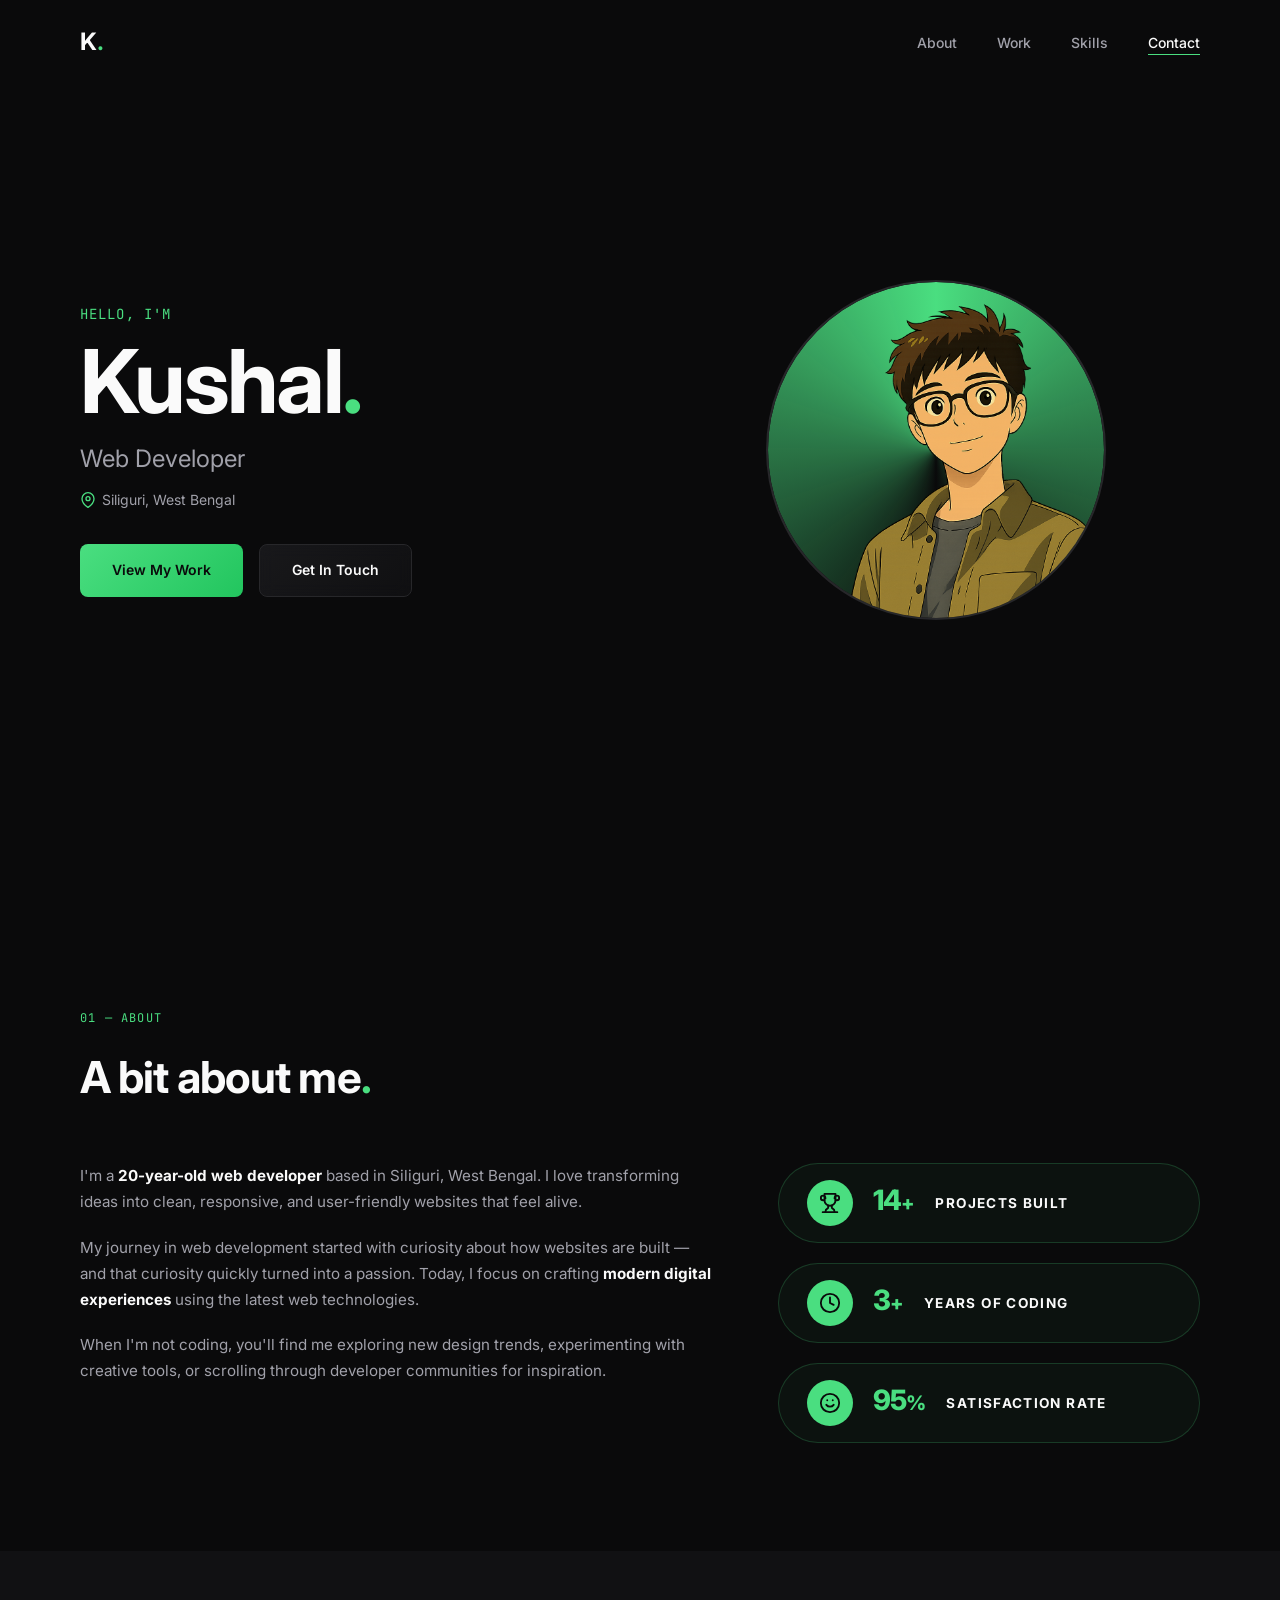
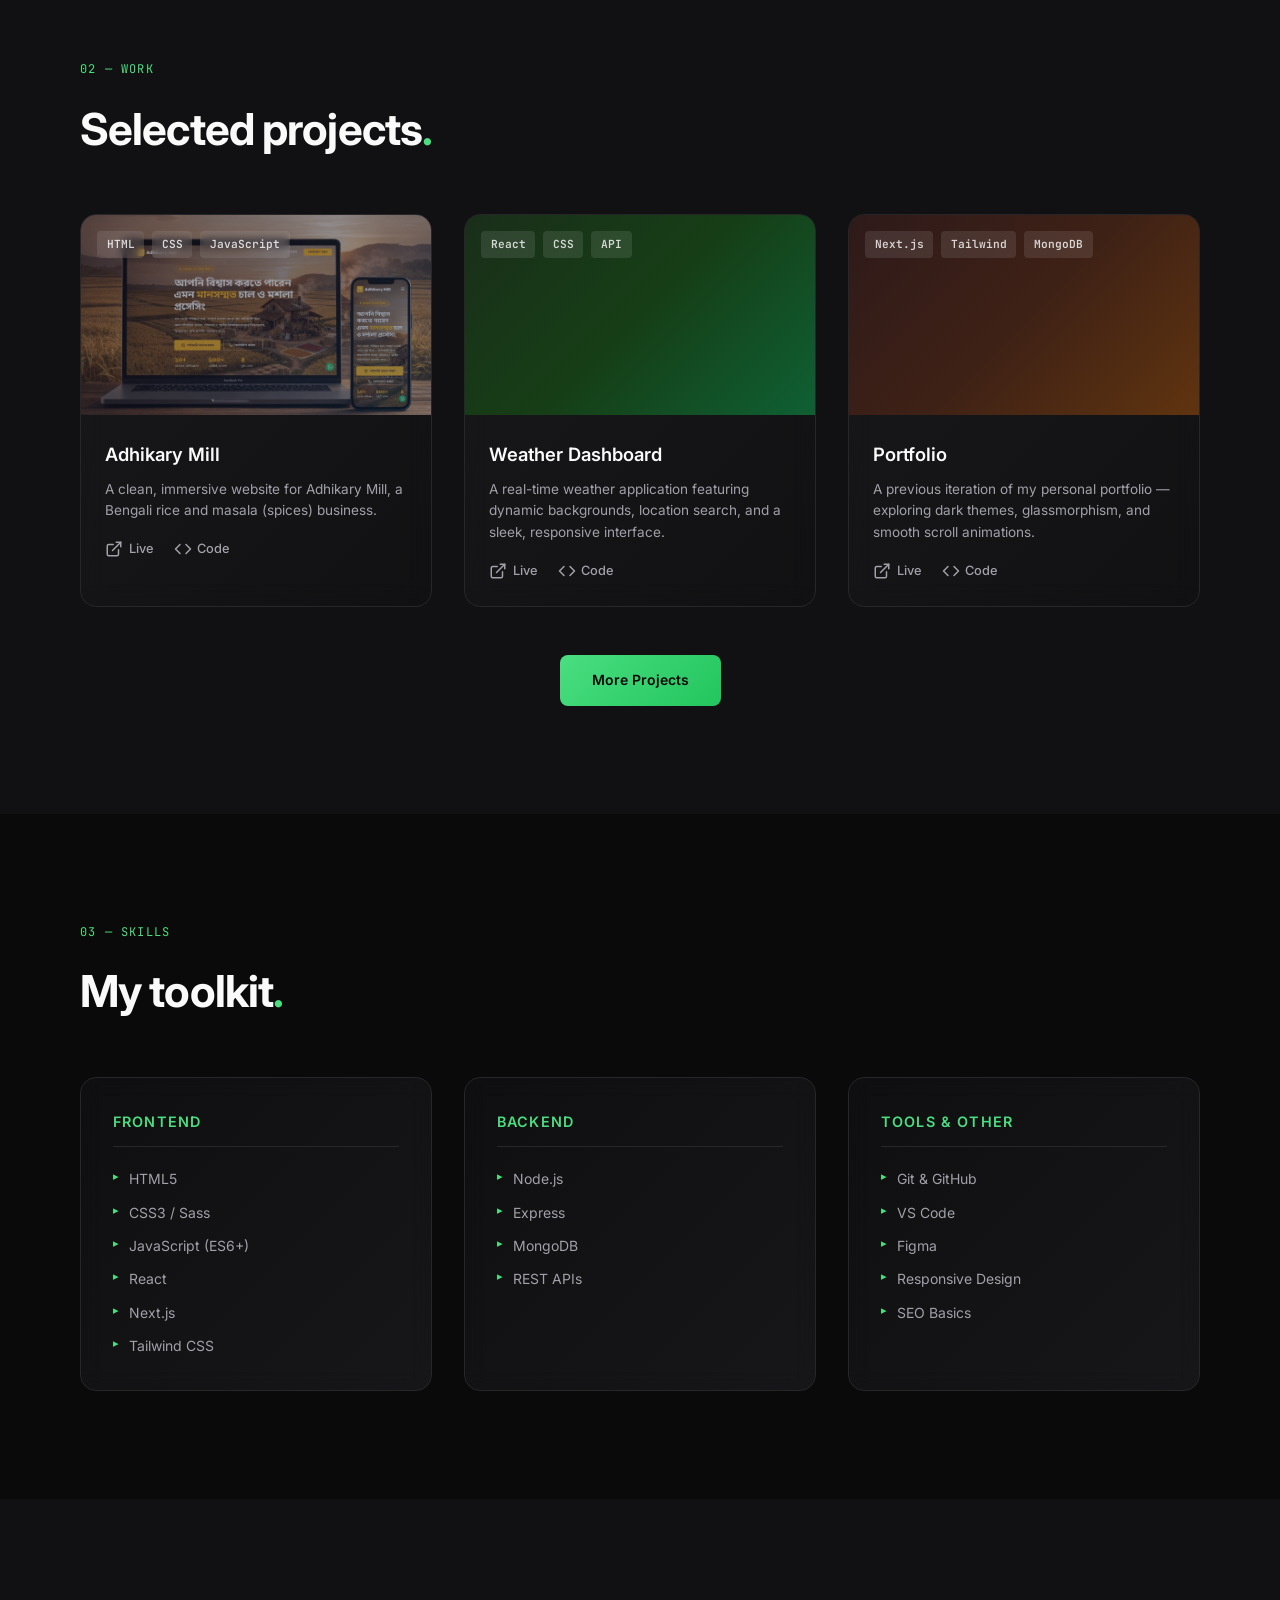
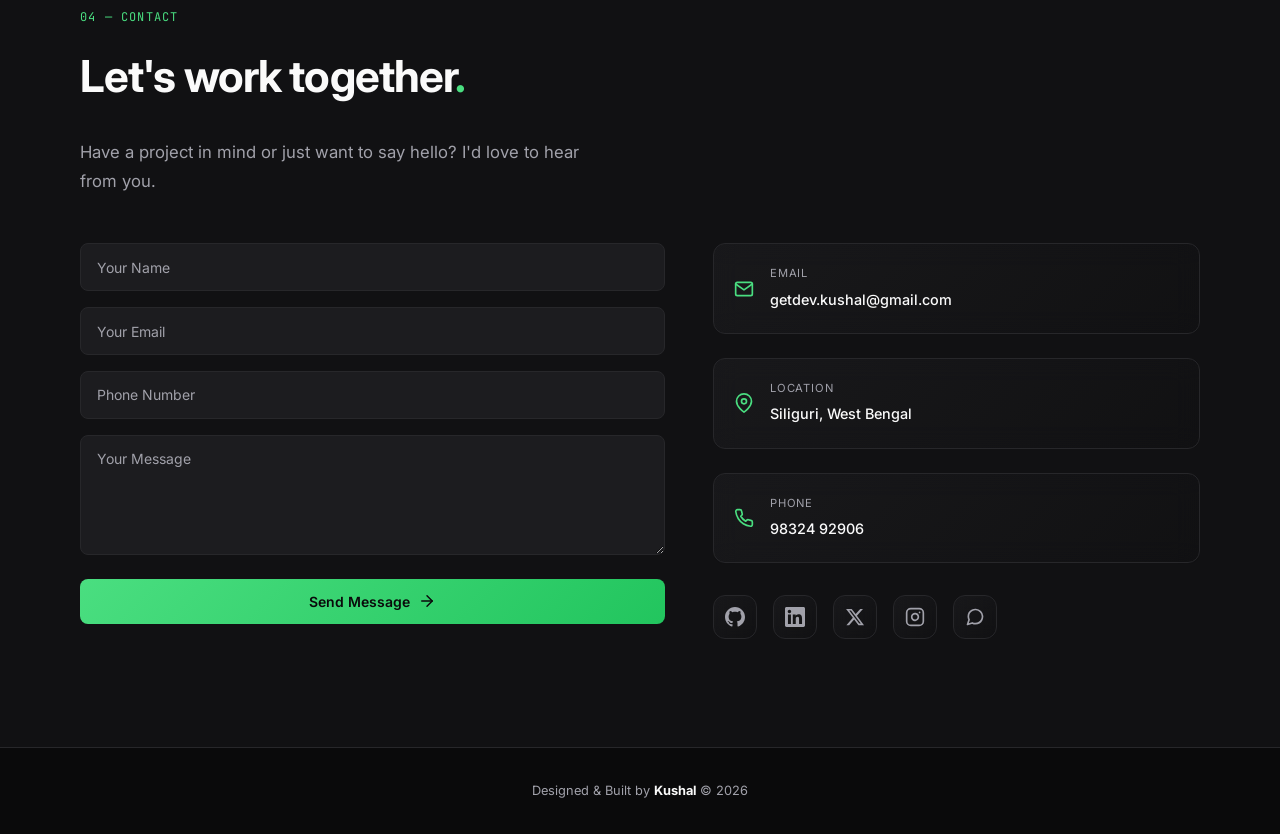
<file: index.html>
<!DOCTYPE html>
<html lang="en">
<head>
  <meta charset="UTF-8" />
  <meta name="viewport" content="width=device-width, initial-scale=1.0" />
  <title>Kushal — Web Developer</title>
  <meta name="description" content="Portfolio of Kushal, a 20-year-old web developer from Siliguri, West Bengal, crafting clean and modern web experiences." />
  <link rel="preconnect" href="https://fonts.googleapis.com" />
  <link rel="preconnect" href="https://fonts.gstatic.com" crossorigin />
  <link href="https://fonts.googleapis.com/css2?family=Inter:wght@300;400;500;600;700&family=JetBrains+Mono:wght@400;500&display=swap" rel="stylesheet" />
  <link rel="stylesheet" href="style.css" />
</head>
<body>

  <!-- Loader -->
  <div class="loader" id="loader">
    <div class="loader__content">
      <div class="loader__logo">K<span class="accent">.</span></div>
      <div class="loader__bar">
        <div class="loader__progress"></div>
      </div>
    </div>
  </div>

  <!-- Cursor Glow -->
  <div class="cursor-glow" id="cursorGlow"></div>

  <!-- Navigation -->
  <nav class="nav" id="nav">
    <div class="nav__inner">
      <a href="#" class="nav__logo">K<span class="accent">.</span></a>
      <ul class="nav__links">
        <li><a href="#about" class="nav__link">About</a></li>
        <li><a href="work.html" class="nav__link">Work</a></li>
        <li><a href="#skills" class="nav__link">Skills</a></li>
        <li><a href="#contact" class="nav__link">Contact</a></li>
      </ul>
      <button class="nav__toggle" id="navToggle" aria-label="Toggle menu">
        <span></span><span></span><span></span>
      </button>
    </div>
  </nav>

  <!-- Mobile Menu -->
  <div class="mobile-menu" id="mobileMenu">
    <ul class="mobile-menu__links">
      <li><a href="#about" class="mobile-menu__link">About</a></li>
      <li><a href="work.html" class="mobile-menu__link">Work</a></li>
      <li><a href="#skills" class="mobile-menu__link">Skills</a></li>
      <li><a href="#contact" class="mobile-menu__link">Contact</a></li>
    </ul>
  </div>

  <!-- Hero -->
  <header class="hero" id="hero">
    <div class="hero__container">
      <div class="hero__content">
        <p class="hero__greeting reveal">Hello, I'm</p>
        <h1 class="hero__name reveal">Kushal<span class="accent">.</span></h1>
        <p class="hero__title reveal">Web Developer</p>
        <p class="hero__location reveal">
          <svg width="16" height="16" viewBox="0 0 24 24" fill="none" stroke="currentColor" stroke-width="2" stroke-linecap="round" stroke-linejoin="round"><path d="M21 10c0 7-9 13-9 13s-9-6-9-13a9 9 0 0 1 18 0z"/><circle cx="12" cy="10" r="3"/></svg>
          Siliguri, West Bengal
        </p>
        <div class="hero__cta reveal">
          <a href="#work" class="btn btn--primary">View My Work</a>
          <a href="#contact" class="btn btn--ghost">Get In Touch</a>
        </div>
      </div>
      <div class="hero__visual reveal">
        <div class="hero__image-wrapper">
          <img src="assets/file_0000000045e871fa8ce2b59d97a5438d.png" alt="Profile Picture" class="hero__image" />
        </div>
      </div>
    </div>
  </header>

  <!-- About -->
  <section class="section about" id="about">
    <div class="container">
      <span class="section__label reveal">01 — About</span>
      <h2 class="section__title reveal">A bit about me<span class="accent">.</span></h2>
      <div class="about__grid">
        <div class="about__text reveal">
          <p>I'm a <strong>20-year-old web developer</strong> based in Siliguri, West Bengal. I love transforming ideas into clean, responsive, and user-friendly websites that feel alive.</p>
          <p>My journey in web development started with curiosity about how websites are built — and that curiosity quickly turned into a passion. Today, I focus on crafting <strong>modern digital experiences</strong> using the latest web technologies.</p>
          <p>When I'm not coding, you'll find me exploring new design trends, experimenting with creative tools, or scrolling through developer communities for inspiration.</p>
        </div>
        <div class="about__stats reveal">
          <div class="stat-pill">
            <div class="stat-pill__icon">
              <svg width="22" height="22" viewBox="0 0 24 24" fill="none" stroke="currentColor" stroke-width="2" stroke-linecap="round" stroke-linejoin="round"><path d="M6 9H4.5a2.5 2.5 0 0 1 0-5C7 4 7 7 7 7"/><path d="M18 9h1.5a2.5 2.5 0 0 0 0-5C17 4 17 7 17 7"/><path d="M4 22h16"/><path d="M10 14.66V17c0 .55-.47.98-.97 1.21C7.85 18.75 7 20.24 7 22"/><path d="M14 14.66V17c0 .55.47.98.97 1.21C16.15 18.75 17 20.24 17 22"/><path d="M18 2H6v7a6 6 0 0 0 12 0V2Z"/></svg>
            </div>
            <span class="stat-pill__value"><span class="stat-pill__number" data-count="15">0</span><span class="stat-pill__suffix">+</span></span>
            <span class="stat-pill__label">Projects Built</span>
          </div>
          <div class="stat-pill">
            <div class="stat-pill__icon">
              <svg width="22" height="22" viewBox="0 0 24 24" fill="none" stroke="currentColor" stroke-width="2" stroke-linecap="round" stroke-linejoin="round"><circle cx="12" cy="12" r="10"/><polyline points="12 6 12 12 16 14"/></svg>
            </div>
            <span class="stat-pill__value"><span class="stat-pill__number" data-count="3">0</span><span class="stat-pill__suffix">+</span></span>
            <span class="stat-pill__label">Years of Coding</span>
          </div>
          <div class="stat-pill">
            <div class="stat-pill__icon">
              <svg width="22" height="22" viewBox="0 0 24 24" fill="none" stroke="currentColor" stroke-width="2" stroke-linecap="round" stroke-linejoin="round"><circle cx="12" cy="12" r="10"/><path d="M8 14s1.5 2 4 2 4-2 4-2"/><line x1="9" y1="9" x2="9.01" y2="9"/><line x1="15" y1="9" x2="15.01" y2="9"/></svg>
            </div>
            <span class="stat-pill__value"><span class="stat-pill__number" data-count="100">0</span><span class="stat-pill__suffix">%</span></span>
            <span class="stat-pill__label">Satisfaction Rate</span>
          </div>
        </div>
      </div>
    </div>
  </section>

  <!-- Work -->
  <section class="section work" id="work">
    <div class="container">
      <span class="section__label reveal">02 — Work</span>
      <h2 class="section__title reveal">Selected projects<span class="accent">.</span></h2>
      <div class="work__grid">

        <article class="project-card reveal">
          <div class="project-card__preview">
            <img src="assets/1c08213e-c9eb-4d2f-8ef1-de003ae4e361.png" alt="Adhikary Mill Project Preview" class="project-card__image" />
            <div class="project-card__tags">
              <span class="tag">HTML</span>
              <span class="tag">CSS</span>
              <span class="tag">JavaScript</span>
            </div>
          </div>
          <div class="project-card__info">
            <h3 class="project-card__title">Adhikary Mill</h3>
            <p class="project-card__desc">A clean, immersive website for Adhikary Mill, a Bengali rice and masala (spices) business.</p>
            <div class="project-card__links">
              <a href="https://adhikary-mill.vercel.app/" target="_blank" rel="noopener noreferrer" class="project-link" aria-label="View project">
                <svg width="18" height="18" viewBox="0 0 24 24" fill="none" stroke="currentColor" stroke-width="2" stroke-linecap="round" stroke-linejoin="round"><path d="M18 13v6a2 2 0 0 1-2 2H5a2 2 0 0 1-2-2V8a2 2 0 0 1 2-2h6"/><polyline points="15 3 21 3 21 9"/><line x1="10" y1="14" x2="21" y2="3"/></svg>
                Live
              </a>
              <a href="https://github.com/Kushal20057/adhikary-mill-v02" target="_blank" rel="noopener noreferrer" class="project-link" aria-label="View code">
                <svg width="18" height="18" viewBox="0 0 24 24" fill="none" stroke="currentColor" stroke-width="2" stroke-linecap="round" stroke-linejoin="round"><polyline points="16 18 22 12 16 6"/><polyline points="8 6 2 12 8 18"/></svg>
                Code
              </a>
            </div>
          </div>
        </article>

        <article class="project-card reveal">
          <div class="project-card__preview project-card__preview--alt">
            <div class="project-card__tags">
              <span class="tag">React</span>
              <span class="tag">CSS</span>
              <span class="tag">API</span>
            </div>
          </div>
          <div class="project-card__info">
            <h3 class="project-card__title">Weather Dashboard</h3>
            <p class="project-card__desc">A real-time weather application featuring dynamic backgrounds, location search, and a sleek, responsive interface.</p>
            <div class="project-card__links">
              <a href="https://get-weather-by-kushal.vercel.app/" target="_blank" rel="noopener noreferrer" class="project-link" aria-label="View project">
                <svg width="18" height="18" viewBox="0 0 24 24" fill="none" stroke="currentColor" stroke-width="2" stroke-linecap="round" stroke-linejoin="round"><path d="M18 13v6a2 2 0 0 1-2 2H5a2 2 0 0 1-2-2V8a2 2 0 0 1 2-2h6"/><polyline points="15 3 21 3 21 9"/><line x1="10" y1="14" x2="21" y2="3"/></svg>
                Live
              </a>
              <a href="https://github.com/Kushal20057/Get-weather" target="_blank" rel="noopener noreferrer" class="project-link" aria-label="View code">
                <svg width="18" height="18" viewBox="0 0 24 24" fill="none" stroke="currentColor" stroke-width="2" stroke-linecap="round" stroke-linejoin="round"><polyline points="16 18 22 12 16 6"/><polyline points="8 6 2 12 8 18"/></svg>
                Code
              </a>
            </div>
          </div>
        </article>

        <article class="project-card reveal">
          <div class="project-card__preview project-card__preview--accent">
            <div class="project-card__tags">
              <span class="tag">Next.js</span>
              <span class="tag">Tailwind</span>
              <span class="tag">MongoDB</span>
            </div>
          </div>
          <div class="project-card__info">
            <h3 class="project-card__title">Portfolio</h3>
            <p class="project-card__desc">A previous iteration of my personal portfolio — exploring dark themes, glassmorphism, and smooth scroll animations.</p>
            <div class="project-card__links">
              <a href="#" class="project-link" aria-label="View project">
                <svg width="18" height="18" viewBox="0 0 24 24" fill="none" stroke="currentColor" stroke-width="2" stroke-linecap="round" stroke-linejoin="round"><path d="M18 13v6a2 2 0 0 1-2 2H5a2 2 0 0 1-2-2V8a2 2 0 0 1 2-2h6"/><polyline points="15 3 21 3 21 9"/><line x1="10" y1="14" x2="21" y2="3"/></svg>
                Live
              </a>
              <a href="#" class="project-link" aria-label="View code">
                <svg width="18" height="18" viewBox="0 0 24 24" fill="none" stroke="currentColor" stroke-width="2" stroke-linecap="round" stroke-linejoin="round"><polyline points="16 18 22 12 16 6"/><polyline points="8 6 2 12 8 18"/></svg>
                Code
              </a>
            </div>
          </div>
        </article>

      </div>
      <div class="work__cta reveal">
        <a href="work.html" class="btn btn--primary">More Projects</a>
      </div>
    </div>
  </section>

  <!-- Skills -->
  <section class="section skills" id="skills">
    <div class="container">
      <span class="section__label reveal">03 — Skills</span>
      <h2 class="section__title reveal">My toolkit<span class="accent">.</span></h2>
      <div class="skills__grid reveal">

        <div class="skill-group">
          <h3 class="skill-group__title">Frontend</h3>
          <ul class="skill-group__list">
            <li class="skill-item">HTML5</li>
            <li class="skill-item">CSS3 / Sass</li>
            <li class="skill-item">JavaScript (ES6+)</li>
            <li class="skill-item">React</li>
            <li class="skill-item">Next.js</li>
            <li class="skill-item">Tailwind CSS</li>
          </ul>
        </div>

        <div class="skill-group">
          <h3 class="skill-group__title">Backend</h3>
          <ul class="skill-group__list">
            <li class="skill-item">Node.js</li>
            <li class="skill-item">Express</li>
            <li class="skill-item">MongoDB</li>
            <li class="skill-item">REST APIs</li>
          </ul>
        </div>

        <div class="skill-group">
          <h3 class="skill-group__title">Tools & Other</h3>
          <ul class="skill-group__list">
            <li class="skill-item">Git & GitHub</li>
            <li class="skill-item">VS Code</li>
            <li class="skill-item">Figma</li>
            <li class="skill-item">Responsive Design</li>
            <li class="skill-item">SEO Basics</li>
          </ul>
        </div>

      </div>
    </div>
  </section>

  <!-- Contact -->
  <section class="section contact" id="contact">
    <div class="container">
      <span class="section__label reveal">04 — Contact</span>
      <h2 class="section__title reveal">Let's work together<span class="accent">.</span></h2>
      <p class="contact__subtitle reveal">Have a project in mind or just want to say hello? I'd love to hear from you.</p>
      <div class="contact__grid">
        <form class="contact__form reveal" id="contactForm">
          <div class="form-group">
            <input type="text" id="name" name="name" placeholder="Your Name" required />
          </div>
          <div class="form-group">
            <input type="email" id="email" name="email" placeholder="Your Email" required />
          </div>
          <div class="form-group">
            <input type="tel" id="phone" name="phone" placeholder="Phone Number" />
          </div>
          <div class="form-group">
            <textarea id="message" name="message" placeholder="Your Message" rows="5" required></textarea>
          </div>
          <button type="submit" class="btn btn--primary btn--full">
            Send Message
            <svg width="18" height="18" viewBox="0 0 24 24" fill="none" stroke="currentColor" stroke-width="2" stroke-linecap="round" stroke-linejoin="round"><line x1="5" y1="12" x2="19" y2="12"/><polyline points="12 5 19 12 12 19"/></svg>
          </button>
        </form>
        <div class="contact__info reveal">
          <div class="contact__card">
            <svg width="20" height="20" viewBox="0 0 24 24" fill="none" stroke="currentColor" stroke-width="2" stroke-linecap="round" stroke-linejoin="round"><path d="M4 4h16c1.1 0 2 .9 2 2v12c0 1.1-.9 2-2 2H4c-1.1 0-2-.9-2-2V6c0-1.1.9-2 2-2z"/><polyline points="22,6 12,13 2,6"/></svg>
            <div>
              <span class="contact__card-label">Email</span>
              <a href="mailto:getdev.kushal@gmail.com" class="contact__card-value">getdev.kushal@gmail.com</a>
            </div>
          </div>
          <div class="contact__card">
            <svg width="20" height="20" viewBox="0 0 24 24" fill="none" stroke="currentColor" stroke-width="2" stroke-linecap="round" stroke-linejoin="round"><path d="M21 10c0 7-9 13-9 13s-9-6-9-13a9 9 0 0 1 18 0z"/><circle cx="12" cy="10" r="3"/></svg>
            <div>
              <span class="contact__card-label">Location</span>
              <span class="contact__card-value">Siliguri, West Bengal</span>
            </div>
          </div>
          <div class="contact__card">
            <svg width="20" height="20" viewBox="0 0 24 24" fill="none" stroke="currentColor" stroke-width="2" stroke-linecap="round" stroke-linejoin="round"><path d="M22 16.92v3a2 2 0 0 1-2.18 2 19.79 19.79 0 0 1-8.63-3.07 19.5 19.5 0 0 1-6-6 19.79 19.79 0 0 1-3.07-8.67A2 2 0 0 1 4.11 2h3a2 2 0 0 1 2 1.72 12.84 12.84 0 0 0 .7 2.81 2 2 0 0 1-.45 2.11L8.09 9.91a16 16 0 0 0 6 6l1.27-1.27a2 2 0 0 1 2.11-.45 12.84 12.84 0 0 0 2.81.7A2 2 0 0 1 22 16.92z"/></svg>
            <div>
              <span class="contact__card-label">Phone</span>
              <a href="tel:+919832492906" class="contact__card-value">98324 92906</a>
            </div>
          </div>
          <div class="contact__socials">
            <a href="https://github.com/Kushal20057/" class="social-link" aria-label="GitHub" target="_blank" rel="noopener noreferrer">
              <svg width="20" height="20" viewBox="0 0 24 24" fill="currentColor"><path d="M12 0c-6.626 0-12 5.373-12 12 0 5.302 3.438 9.8 8.207 11.387.599.111.793-.261.793-.577v-2.234c-3.338.726-4.033-1.416-4.033-1.416-.546-1.387-1.333-1.756-1.333-1.756-1.089-.745.083-.729.083-.729 1.205.084 1.839 1.237 1.839 1.237 1.07 1.834 2.807 1.304 3.492.997.107-.775.418-1.305.762-1.604-2.665-.305-5.467-1.334-5.467-5.931 0-1.311.469-2.381 1.236-3.221-.124-.303-.535-1.524.117-3.176 0 0 1.008-.322 3.301 1.23.957-.266 1.983-.399 3.003-.404 1.02.005 2.047.138 3.006.404 2.291-1.552 3.297-1.23 3.297-1.23.653 1.653.242 2.874.118 3.176.77.84 1.235 1.911 1.235 3.221 0 4.609-2.807 5.624-5.479 5.921.43.372.823 1.102.823 2.222v3.293c0 .319.192.694.801.576 4.765-1.589 8.199-6.086 8.199-11.386 0-6.627-5.373-12-12-12z"/></svg>
            </a>
            <a href="https://www.linkedin.com/in/kushal-adhikary-7b4a08381/" class="social-link" aria-label="LinkedIn" target="_blank" rel="noopener noreferrer">
              <svg width="20" height="20" viewBox="0 0 24 24" fill="currentColor"><path d="M20.447 20.452h-3.554v-5.569c0-1.328-.027-3.037-1.852-3.037-1.853 0-2.136 1.445-2.136 2.939v5.667H9.351V9h3.414v1.561h.046c.477-.9 1.637-1.85 3.37-1.85 3.601 0 4.267 2.37 4.267 5.455v6.286zM5.337 7.433c-1.144 0-2.063-.926-2.063-2.065 0-1.138.92-2.063 2.063-2.063 1.14 0 2.064.925 2.064 2.063 0 1.139-.925 2.065-2.064 2.065zm1.782 13.019H3.555V9h3.564v11.452zM22.225 0H1.771C.792 0 0 .774 0 1.729v20.542C0 23.227.792 24 1.771 24h20.451C23.2 24 24 23.227 24 22.271V1.729C24 .774 23.2 0 22.222 0h.003z"/></svg>
            </a>
            <a href="https://x.com/MngKushal" class="social-link" aria-label="Twitter" target="_blank" rel="noopener noreferrer">
              <svg width="20" height="20" viewBox="0 0 24 24" fill="currentColor"><path d="M18.244 2.25h3.308l-7.227 8.26 8.502 11.24H16.17l-5.214-6.817L4.99 21.75H1.68l7.73-8.835L1.254 2.25H8.08l4.713 6.231zm-1.161 17.52h1.833L7.084 4.126H5.117z"/></svg>
            </a>
            <a href="https://www.instagram.com/im_kushal05" class="social-link" aria-label="Instagram" target="_blank" rel="noopener noreferrer">
              <svg width="20" height="20" viewBox="0 0 24 24" fill="none" stroke="currentColor" stroke-width="2" stroke-linecap="round" stroke-linejoin="round"><rect x="2" y="2" width="20" height="20" rx="5" ry="5"/><path d="M16 11.37A4 4 0 1 1 12.63 8 4 4 0 0 1 16 11.37z"/><line x1="17.5" y1="6.5" x2="17.51" y2="6.5"/></svg>
            </a>
            <a href="https://wa.me/919832492906" class="social-link" aria-label="WhatsApp" target="_blank" rel="noopener noreferrer">
              <svg width="20" height="20" viewBox="0 0 24 24" fill="none" stroke="currentColor" stroke-width="2" stroke-linecap="round" stroke-linejoin="round"><path d="M21 11.5a8.38 8.38 0 0 1-.9 3.8 8.5 8.5 0 0 1-7.6 4.7 8.38 8.38 0 0 1-3.8-.9L3 21l1.9-5.7a8.38 8.38 0 0 1-.9-3.8 8.5 8.5 0 0 1 4.7-7.6 8.38 8.38 0 0 1 3.8-.9h.5a8.48 8.48 0 0 1 8 8v.5z"/></svg>
            </a>
          </div>
        </div>
      </div>
    </div>
  </section>

  <!-- Footer -->
  <footer class="footer">
    <div class="container">
      <p class="footer__text">
        Designed & Built by <strong>Kushal</strong> &copy; 2026
      </p>
    </div>
  </footer>

  <script src="script.js"></script>
</body>
</html>
</file>
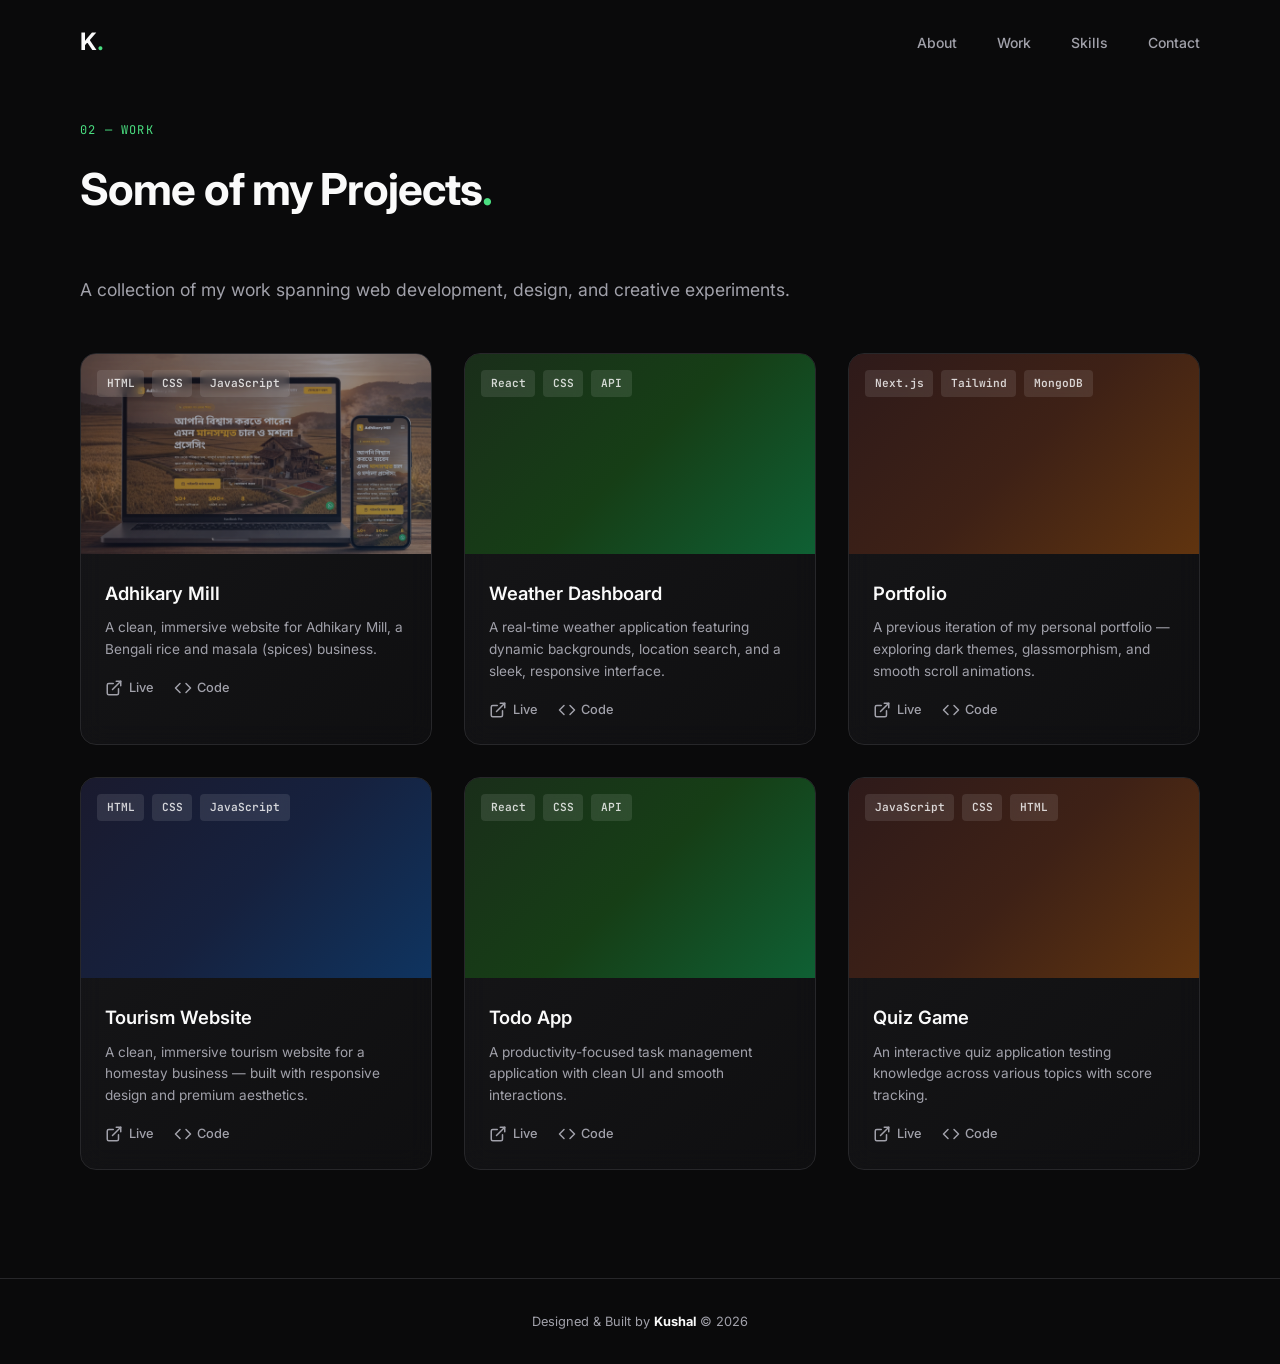
<file: work.html>
<!DOCTYPE html>
<html lang="en">
<head>
  <meta charset="UTF-8" />
  <meta name="viewport" content="width=device-width, initial-scale=1.0" />
  <title>Work - Kushal</title>
  <meta name="description" content="Projects by Kushal — Web Developer from Siliguri, West Bengal." />
  <link rel="preconnect" href="https://fonts.googleapis.com" />
  <link rel="preconnect" href="https://fonts.gstatic.com" crossorigin />
  <link href="https://fonts.googleapis.com/css2?family=Inter:wght@300;400;500;600;700&family=JetBrains+Mono:wght@400;500&display=swap" rel="stylesheet" />
  <link rel="stylesheet" href="style.css" />
</head>
<body>

  <!-- Loader -->
  <div class="loader" id="loader">
    <div class="loader__content">
      <div class="loader__logo">K<span class="accent">.</span></div>
      <div class="loader__bar">
        <div class="loader__progress"></div>
      </div>
    </div>
  </div>

  <!-- Cursor Glow -->
  <div class="cursor-glow" id="cursorGlow"></div>

  <!-- Navigation -->
  <nav class="nav" id="nav">
    <div class="nav__inner">
      <a href="index.html" class="nav__logo">K<span class="accent">.</span></a>
      <ul class="nav__links">
        <li><a href="index.html#about" class="nav__link">About</a></li>
        <li><a href="#" class="nav__link">Work</a></li>
        <li><a href="index.html#skills" class="nav__link">Skills</a></li>
        <li><a href="index.html#contact" class="nav__link">Contact</a></li>
      </ul>
      <button class="nav__toggle" id="navToggle" aria-label="Toggle menu">
        <span></span><span></span><span></span>
      </button>
    </div>
  </nav>

  <!-- Mobile Menu -->
  <div class="mobile-menu" id="mobileMenu">
    <ul class="mobile-menu__links">
      <li><a href="index.html#about" class="mobile-menu__link">About</a></li>
      <li><a href="#" class="mobile-menu__link">Work</a></li>
      <li><a href="index.html#skills" class="mobile-menu__link">Skills</a></li>
      <li><a href="index.html#contact" class="mobile-menu__link">Contact</a></li>
    </ul>
  </div>

  <!-- Work Header -->
  <section class="section work-page" id="work">
    <div class="container">
      <span class="section__label reveal">02 — Work</span>
      <h1 class="section__title reveal">Some of my Projects<span class="accent">.</span></h1>
      <p class="work-page__subtitle reveal">A collection of my work spanning web development, design, and creative experiments.</p>

      <div class="work__grid">

        <article class="project-card reveal">
          <div class="project-card__preview">
            <img src="assets/1c08213e-c9eb-4d2f-8ef1-de003ae4e361.png" alt="Adhikary Mill Project Preview" class="project-card__image" />
            <div class="project-card__tags">
              <span class="tag">HTML</span>
              <span class="tag">CSS</span>
              <span class="tag">JavaScript</span>
            </div>
          </div>
          <div class="project-card__info">
            <h3 class="project-card__title">Adhikary Mill</h3>
            <p class="project-card__desc">A clean, immersive website for Adhikary Mill, a Bengali rice and masala (spices) business.</p>
            <div class="project-card__links">
              <a href="https://adhikary-mill.vercel.app/" target="_blank" rel="noopener noreferrer" class="project-link" aria-label="View project">
                <svg width="18" height="18" viewBox="0 0 24 24" fill="none" stroke="currentColor" stroke-width="2" stroke-linecap="round" stroke-linejoin="round"><path d="M18 13v6a2 2 0 0 1-2 2H5a2 2 0 0 1-2-2V8a2 2 0 0 1 2-2h6"/><polyline points="15 3 21 3 21 9"/><line x1="10" y1="14" x2="21" y2="3"/></svg>
                Live
              </a>
              <a href="https://github.com/Kushal20057/adhikary-mill-v02" target="_blank" rel="noopener noreferrer" class="project-link" aria-label="View code">
                <svg width="18" height="18" viewBox="0 0 24 24" fill="none" stroke="currentColor" stroke-width="2" stroke-linecap="round" stroke-linejoin="round"><polyline points="16 18 22 12 16 6"/><polyline points="8 6 2 12 8 18"/></svg>
                Code
              </a>
            </div>
          </div>
        </article>

        <article class="project-card reveal">
          <div class="project-card__preview project-card__preview--alt">
            <div class="project-card__tags">
              <span class="tag">React</span>
              <span class="tag">CSS</span>
              <span class="tag">API</span>
            </div>
          </div>
          <div class="project-card__info">
            <h3 class="project-card__title">Weather Dashboard</h3>
            <p class="project-card__desc">A real-time weather application featuring dynamic backgrounds, location search, and a sleek, responsive interface.</p>
            <div class="project-card__links">
              <a href="https://get-weather-by-kushal.vercel.app/" target="_blank" rel="noopener noreferrer" class="project-link" aria-label="View project">
                <svg width="18" height="18" viewBox="0 0 24 24" fill="none" stroke="currentColor" stroke-width="2" stroke-linecap="round" stroke-linejoin="round"><path d="M18 13v6a2 2 0 0 1-2 2H5a2 2 0 0 1-2-2V8a2 2 0 0 1 2-2h6"/><polyline points="15 3 21 3 21 9"/><line x1="10" y1="14" x2="21" y2="3"/></svg>
                Live
              </a>
              <a href="https://github.com/Kushal20057/Get-weather" target="_blank" rel="noopener noreferrer" class="project-link" aria-label="View code">
                <svg width="18" height="18" viewBox="0 0 24 24" fill="none" stroke="currentColor" stroke-width="2" stroke-linecap="round" stroke-linejoin="round"><polyline points="16 18 22 12 16 6"/><polyline points="8 6 2 12 8 18"/></svg>
                Code
              </a>
            </div>
          </div>
        </article>

        <article class="project-card reveal">
          <div class="project-card__preview project-card__preview--accent">
            <div class="project-card__tags">
              <span class="tag">Next.js</span>
              <span class="tag">Tailwind</span>
              <span class="tag">MongoDB</span>
            </div>
          </div>
          <div class="project-card__info">
            <h3 class="project-card__title">Portfolio</h3>
            <p class="project-card__desc">A previous iteration of my personal portfolio — exploring dark themes, glassmorphism, and smooth scroll animations.</p>
            <div class="project-card__links">
              <a href="#" class="project-link" aria-label="View project">
                <svg width="18" height="18" viewBox="0 0 24 24" fill="none" stroke="currentColor" stroke-width="2" stroke-linecap="round" stroke-linejoin="round"><path d="M18 13v6a2 2 0 0 1-2 2H5a2 2 0 0 1-2-2V8a2 2 0 0 1 2-2h6"/><polyline points="15 3 21 3 21 9"/><line x1="10" y1="14" x2="21" y2="3"/></svg>
                Live
              </a>
              <a href="#" class="project-link" aria-label="View code">
                <svg width="18" height="18" viewBox="0 0 24 24" fill="none" stroke="currentColor" stroke-width="2" stroke-linecap="round" stroke-linejoin="round"><polyline points="16 18 22 12 16 6"/><polyline points="8 6 2 12 8 18"/></svg>
                Code
              </a>
            </div>
          </div>
        </article>

        <article class="project-card reveal">
          <div class="project-card__preview">
            <div class="project-card__tags">
              <span class="tag">HTML</span>
              <span class="tag">CSS</span>
              <span class="tag">JavaScript</span>
            </div>
          </div>
          <div class="project-card__info">
            <h3 class="project-card__title">Tourism Website</h3>
            <p class="project-card__desc">A clean, immersive tourism website for a homestay business — built with responsive design and premium aesthetics.</p>
            <div class="project-card__links">
              <a href="#" class="project-link" aria-label="View project">
                <svg width="18" height="18" viewBox="0 0 24 24" fill="none" stroke="currentColor" stroke-width="2" stroke-linecap="round" stroke-linejoin="round"><path d="M18 13v6a2 2 0 0 1-2 2H5a2 2 0 0 1-2-2V8a2 2 0 0 1 2-2h6"/><polyline points="15 3 21 3 21 9"/><line x1="10" y1="14" x2="21" y2="3"/></svg>
                Live
              </a>
              <a href="#" class="project-link" aria-label="View code">
                <svg width="18" height="18" viewBox="0 0 24 24" fill="none" stroke="currentColor" stroke-width="2" stroke-linecap="round" stroke-linejoin="round"><polyline points="16 18 22 12 16 6"/><polyline points="8 6 2 12 8 18"/></svg>
                Code
              </a>
            </div>
          </div>
        </article>

        <article class="project-card reveal">
          <div class="project-card__preview project-card__preview--alt">
            <div class="project-card__tags">
              <span class="tag">React</span>
              <span class="tag">CSS</span>
              <span class="tag">API</span>
            </div>
          </div>
          <div class="project-card__info">
            <h3 class="project-card__title">Todo App</h3>
            <p class="project-card__desc">A productivity-focused task management application with clean UI and smooth interactions.</p>
            <div class="project-card__links">
              <a href="#" class="project-link" aria-label="View project">
                <svg width="18" height="18" viewBox="0 0 24 24" fill="none" stroke="currentColor" stroke-width="2" stroke-linecap="round" stroke-linejoin="round"><path d="M18 13v6a2 2 0 0 1-2 2H5a2 2 0 0 1-2-2V8a2 2 0 0 1 2-2h6"/><polyline points="15 3 21 3 21 9"/><line x1="10" y1="14" x2="21" y2="3"/></svg>
                Live
              </a>
              <a href="#" class="project-link" aria-label="View code">
                <svg width="18" height="18" viewBox="0 0 24 24" fill="none" stroke="currentColor" stroke-width="2" stroke-linecap="round" stroke-linejoin="round"><polyline points="16 18 22 12 16 6"/><polyline points="8 6 2 12 8 18"/></svg>
                Code
              </a>
            </div>
          </div>
        </article>

        <article class="project-card reveal">
          <div class="project-card__preview project-card__preview--accent">
            <div class="project-card__tags">
              <span class="tag">JavaScript</span>
              <span class="tag">CSS</span>
              <span class="tag">HTML</span>
            </div>
          </div>
          <div class="project-card__info">
            <h3 class="project-card__title">Quiz Game</h3>
            <p class="project-card__desc">An interactive quiz application testing knowledge across various topics with score tracking.</p>
            <div class="project-card__links">
              <a href="#" class="project-link" aria-label="View project">
                <svg width="18" height="18" viewBox="0 0 24 24" fill="none" stroke="currentColor" stroke-width="2" stroke-linecap="round" stroke-linejoin="round"><path d="M18 13v6a2 2 0 0 1-2 2H5a2 2 0 0 1-2-2V8a2 2 0 0 1 2-2h6"/><polyline points="15 3 21 3 21 9"/><line x1="10" y1="14" x2="21" y2="3"/></svg>
                Live
              </a>
              <a href="#" class="project-link" aria-label="View code">
                <svg width="18" height="18" viewBox="0 0 24 24" fill="none" stroke="currentColor" stroke-width="2" stroke-linecap="round" stroke-linejoin="round"><polyline points="16 18 22 12 16 6"/><polyline points="8 6 2 12 8 18"/></svg>
                Code
              </a>
            </div>
          </div>
        </article>

      </div>
    </div>
  </section>

  <!-- Footer -->
  <footer class="footer">
    <div class="container">
      <p class="footer__text">
        Designed & Built by <strong>Kushal</strong> &copy; 2026
      </p>
    </div>
  </footer>

  <script src="script.js"></script>
</body>
</html>
</file>
<file: style.css>
/* ================================================
   KUSHAL — Portfolio  |  Minimal Design System
   ================================================ */

/* --- Reset & Custom Properties --- */
*,
*::before,
*::after {
  margin: 0;
  padding: 0;
  box-sizing: border-box;
}

:root {
  /* Palette */
  --bg: #0a0a0b;
  --bg-card: #111113;
  --bg-hover: #18181b;
  --surface: #1c1c1f;
  --border: #27272a;
  --text: #fafafa;
  --text-muted: #a1a1aa;
  --accent: #4ade80;
  --accent-dim: #4ade8033;

  /* Typography */
  --font-body: 'Inter', system-ui, -apple-system, sans-serif;
  --font-mono: 'JetBrains Mono', monospace;

  /* Spacing */
  --section-py: clamp(5rem, 12vh, 9rem);
  --container: min(1120px, 90vw);

  /* Transitions */
  --ease: cubic-bezier(.4, 0, .2, 1);
  --dur: .35s;
}

html {
  scroll-behavior: smooth;
  scroll-padding-top: 5rem;
  -webkit-font-smoothing: antialiased;
}

body {
  font-family: var(--font-body);
  background: var(--bg);
  color: var(--text);
  line-height: 1.7;
  overflow-x: hidden;
}

a {
  color: inherit;
  text-decoration: none;
}

img {
  max-width: 100%;
  display: block;
}

ul {
  list-style: none;
}

::selection {
  background: var(--accent);
  color: var(--bg);
}

/* --- Loader --- */
.loader {
  position: fixed;
  inset: 0;
  z-index: 9999;
  background: var(--bg);
  display: flex;
  align-items: center;
  justify-content: center;
  transition: opacity .6s var(--ease), visibility .6s var(--ease);
}

.loader.hidden {
  opacity: 0;
  visibility: hidden;
}

.loader__content {
  display: flex;
  flex-direction: column;
  align-items: center;
  gap: 1.5rem;
}

.loader__logo {
  font-size: 2.5rem;
  font-weight: 700;
  letter-spacing: -0.02em;
  animation: pulse 1.5s ease-in-out infinite;
}

.loader__bar {
  width: 120px;
  height: 2px;
  background: var(--border);
  border-radius: 2px;
  overflow: hidden;
}

.loader__progress {
  height: 100%;
  width: 0;
  background: var(--accent);
  border-radius: 2px;
  animation: load 1.8s var(--ease) forwards;
}

@keyframes pulse {
  0%, 100% { opacity: 1; }
  50% { opacity: 0.5; }
}

@keyframes load {
  0% { width: 0; }
  40% { width: 70%; }
  100% { width: 100%; }
}

/* --- Cursor Glow --- */
.cursor-glow {
  position: fixed;
  width: 600px;
  height: 600px;
  border-radius: 50%;
  background: radial-gradient(circle, var(--accent-dim) 0%, transparent 70%);
  pointer-events: none;
  z-index: 0;
  transform: translate(-50%, -50%);
  opacity: 0;
  transition: opacity .6s var(--ease);
}

body:hover .cursor-glow {
  opacity: 1;
}

/* --- Container --- */
.container {
  width: var(--container);
  margin: 0 auto;
}

/* --- Accent Dot --- */
.accent {
  color: var(--accent);
}

/* ================================================
   NAVIGATION
   ================================================ */
.nav {
  position: fixed;
  top: 0;
  left: 0;
  right: 0;
  z-index: 200;
  padding: 0.4rem 0rem;
  transition: all .4s cubic-bezier(0.4, 0, 0.2, 1);
}

.nav--scrolled {
  padding: 0.4rem 0;
}

.nav__inner {
  width: min(100%, 1184px);
  margin: 0 auto;
  padding: 1rem 2rem;
  display: flex;
  align-items: center;
  justify-content: space-between;
  border-radius: 16px;
  transition: all .4s cubic-bezier(0.4, 0, 0.2, 1);
}

.nav--scrolled .nav__inner {
  width: var(--container);

  background: rgba(10, 10, 11, 0.1);
  -webkit-backdrop-filter: blur(10px);
  backdrop-filter: blur(10px);
  border-left: 1px solid var(--border);
  border-right: 1px solid var(--border);
  box-shadow: 0 2px 12px rgba(0, 0, 0, 0.04), 0 0 0 1px rgba(39, 39, 42, 0.05);
}

.nav__logo {
  font-size: 1.5rem;
  font-weight: 700;
  letter-spacing: -0.02em;
}

.nav__links {
  display: flex;
  gap: 2.5rem;
}

.nav__link {
  font-size: .875rem;
  font-weight: 500;
  color: var(--text-muted);
  transition: color var(--dur) var(--ease);
  position: relative;
}

.nav__link::after {
  content: '';
  position: absolute;
  bottom: -4px;
  left: 0;
  width: 0;
  height: 1.5px;
  background: var(--accent);
  transition: width var(--dur) var(--ease);
}

.nav__link:hover {
  color: var(--text);
}

.nav__link:hover::after {
  width: 100%;
}

.nav__link--active {
  color: var(--text);
}

.nav__link--active::after {
  width: 100%;
}

/* Hamburger */
.nav__toggle {
  display: none;
  flex-direction: column;
  gap: 5px;
  background: none;
  border: none;
  cursor: pointer;
  padding: 4px;
  z-index: 200;
}

.nav__toggle span {
  display: block;
  width: 22px;
  height: 2px;
  background: var(--text);
  border-radius: 2px;
  transition: transform var(--dur) var(--ease), opacity var(--dur) var(--ease);
}

.nav__toggle.active span:nth-child(1) {
  transform: translateY(7px) rotate(45deg);
}

.nav__toggle.active span:nth-child(2) {
  opacity: 0;
}

.nav__toggle.active span:nth-child(3) {
  transform: translateY(-7px) rotate(-45deg);
}

/* Mobile Menu */
.mobile-menu {
  position: fixed;
  inset: 0;
  z-index: 150;
  background: rgba(10, 10, 11, 0);
  backdrop-filter: blur(20px);
  -webkit-backdrop-filter: blur(20px);
  display: flex;
  align-items: center;
  justify-content: center;
  opacity: 0;
  pointer-events: none;
  transition: opacity var(--dur) var(--ease);
}

.mobile-menu.open {
  opacity: 1;
  pointer-events: auto;
}

.mobile-menu__links {
  display: flex;
  flex-direction: column;
  gap: 2rem;
  text-align: center;
}

.mobile-menu__link {
  font-size: 1.75rem;
  font-weight: 600;
  color: var(--text-muted);
  transition: color var(--dur) var(--ease);
}

.mobile-menu__link:hover {
  color: var(--accent);
}

/* ================================================
   HERO
   ================================================ */
.hero {
  min-height: 100vh;
  display: flex;
  flex-direction: column;
  justify-content: center;
  position: relative;
  overflow: hidden;
}

.hero__container {
  width: var(--container);
  margin: 0 auto;
  display: grid;
  grid-template-columns: 1fr 1fr;
  gap: 4rem;
  align-items: center;
}

.hero__greeting {
  font-family: var(--font-mono);
  font-size: .875rem;
  color: var(--accent);
  letter-spacing: .08em;
  text-transform: uppercase;
  margin-bottom: .5rem;
}

.hero__name {
  font-size: clamp(3rem, 8vw, 5.5rem);
  font-weight: 700;
  letter-spacing: -0.03em;
  line-height: 1.05;
  margin-bottom: .75rem;
}

.hero__title {
  font-size: clamp(1.25rem, 3vw, 1.5rem);
  color: var(--text-muted);
  font-weight: 400;
  margin-bottom: .5rem;
}

.hero__location {
  display: inline-flex;
  align-items: center;
  gap: .4rem;
  font-size: .875rem;
  color: var(--text-muted);
  margin-bottom: 2rem;
}

.hero__location svg {
  color: var(--accent);
}

.hero__cta {
  display: flex;
  gap: 1rem;
  flex-wrap: wrap;
}

/* Hero Visual */
.hero__visual {
  display: flex;
  justify-content: center;
  align-items: center;
}

.hero__image-wrapper {
  width: 340px;
  height: 340px;
  border-radius: 50%;
  overflow: hidden;
  border: 2px solid var(--border);
  position: relative;
  animation: float 7s ease-in-out infinite;
}

.hero__image-wrapper::before {
  content: '';
  position: absolute;
  inset: -2px;
  border-radius: 50%;
  background: conic-gradient(var(--accent), transparent, var(--accent));
  z-index: -1;
  animation: rotate 10s linear infinite;
}

.hero__image {
  width: 100%;
  height: 100%;
  object-fit: cover;
}

@keyframes float {

  0%,
  100% {
    transform: translateY(0);
  }

  50% {
    transform: translateY(-16px);
  }
}

@keyframes rotate {
  from {
    transform: rotate(0deg);
  }

  to {
    transform: rotate(360deg);
  }
}



/* ================================================
   BUTTONS
   ================================================ */
.btn {
  display: inline-flex;
  align-items: center;
  gap: .5rem;
  padding: .85rem 2rem;
  border-radius: 8px;
  font-size: .875rem;
  font-weight: 600;
  border: none;
  cursor: pointer;
  transition: all var(--dur) var(--ease);
  font-family: var(--font-body);
  position: relative;
  overflow: hidden;
}

.btn::before {
  content: '';
  position: absolute;
  inset: 0;
  background: linear-gradient(135deg, rgba(255, 255, 255, 0.15) 0%, transparent 50%, transparent 100%);
  opacity: 0;
  transition: opacity var(--dur) var(--ease);
}

.btn::after {
  content: '';
  position: absolute;
  top: 0;
  left: -100%;
  width: 100%;
  height: 100%;
  background: linear-gradient(90deg, transparent, rgba(255, 255, 255, 0.2), transparent);
  transition: left 0.6s var(--ease);
}

.btn:hover::before {
  opacity: 1;
}

.btn:hover::after {
  left: 100%;
}

.btn--primary {
  background: linear-gradient(135deg, #4ade80 0%, #22c55e 50%, #4ade80 100%);
  background-size: 200% 200%;
  color: var(--bg);
}

.btn--primary:hover {
  background-position: 100% 100%;
  transform: translateY(-2px);
  box-shadow: 0 8px 30px rgba(34, 197, 94, 0.4);
}

.btn--ghost {
  background: linear-gradient(135deg, rgba(28, 28, 31, 0.8) 0%, rgba(17, 17, 19, 0.8) 100%);
  backdrop-filter: blur(8px);
  -webkit-backdrop-filter: blur(8px);
  color: var(--text);
  border: 1px solid var(--border);
}

.btn--ghost:hover {
  border-color: var(--accent);
  color: var(--accent);
  transform: translateY(-2px);
  box-shadow: 0 8px 24px rgba(0, 0, 0, 0.3);
}

.btn--full {
  width: 100%;
  justify-content: center;
}

/* ================================================
   SECTIONS
   ================================================ */
.section {
  padding: var(--section-py) 0;
}

.section__label {
  display: block;
  font-family: var(--font-mono);
  font-size: .75rem;
  color: var(--accent);
  letter-spacing: .1em;
  text-transform: uppercase;
  margin-bottom: .75rem;
}

.section__title {
  font-size: clamp(2rem, 5vw, 2.75rem);
  font-weight: 700;
  letter-spacing: -0.02em;
  margin-bottom: 3rem;
}

/* ================================================
   ABOUT
   ================================================ */
.about__grid {
  display: grid;
  grid-template-columns: 1.5fr 1fr;
  gap: 4rem;
  align-items: start;
}

.about__text p {
  color: var(--text-muted);
  margin-bottom: 1.25rem;
  font-size: .95rem;
}

.about__text strong {
  color: var(--text);
}

.about__stats {
  display: flex;
  flex-direction: column;
  gap: 1.25rem;
}

.stat-pill {
  display: flex;
  align-items: center;
  gap: 1.25rem;
  padding: 1rem 1.75rem;
  background: rgba(74, 222, 128, 0.04);
  border: 1.5px solid var(--accent-dim);
  border-radius: 100px;
  transition: all var(--dur) var(--ease);
  position: relative;
  overflow: hidden;
}

.stat-pill::before {
  content: '';
  position: absolute;
  inset: 0;
  background: linear-gradient(135deg, rgba(74, 222, 128, 0.06) 0%, transparent 60%);
  opacity: 0;
  transition: opacity var(--dur) var(--ease);
}

.stat-pill:hover {
  border-color: var(--accent);
  transform: translateX(6px);
  box-shadow: 0 4px 24px rgba(74, 222, 128, 0.12);
}

.stat-pill:hover::before {
  opacity: 1;
}

.stat-pill__icon {
  width: 46px;
  height: 46px;
  border-radius: 50%;
  background: var(--accent);
  display: flex;
  align-items: center;
  justify-content: center;
  flex-shrink: 0;
  color: var(--bg);
  transition: transform var(--dur) var(--ease), box-shadow var(--dur) var(--ease);
}

.stat-pill:hover .stat-pill__icon {
  transform: scale(1.08);
  box-shadow: 0 0 16px rgba(74, 222, 128, 0.4);
}

.stat-pill__value {
  display: flex;
  align-items: baseline;
  flex-shrink: 0;
}

.stat-pill__number {
  font-size: 1.75rem;
  font-weight: 800;
  color: var(--accent);
  letter-spacing: -0.02em;
  line-height: 1;
}

.stat-pill__suffix {
  font-size: 1.25rem;
  font-weight: 800;
  color: var(--accent);
}

.stat-pill__label {
  font-size: .85rem;
  font-weight: 700;
  color: var(--text);
  text-transform: uppercase;
  letter-spacing: .1em;
}

/* ================================================
   WORK / PROJECTS
   ================================================ */
.work {
  background: var(--bg-card);
}

.work__grid {
  display: grid;
  grid-template-columns: repeat(auto-fill, minmax(320px, 1fr));
  gap: 2rem;
}

.work__cta {
  display: flex;
  justify-content: center;
  margin-top: 3rem;
}

.work-page {
  min-height: 100vh;
  padding-top: 120px;
}

.work-page__subtitle {
  color: var(--text-muted);
  font-size: 1.1rem;
  margin-top: .5rem;
  margin-bottom: 3rem;
}

.project-card {
  background: linear-gradient(135deg, rgba(28, 28, 31, 0.7) 0%, rgba(17, 17, 19, 0.7) 100%);
  -webkit-backdrop-filter: blur(12px);
  backdrop-filter: blur(12px);
  border: 1px solid var(--border);
  border-radius: 16px;
  overflow: hidden;
  transition: transform 0.4s cubic-bezier(0.34, 1.56, 0.64, 1), 
              border-color 0.3s ease, 
              box-shadow 0.4s cubic-bezier(0.34, 1.56, 0.64, 1),
              background-color 0.3s ease;
  position: relative;
}



.project-card::before {
  content: '';
  position: absolute;
  top: 0;
  left: 0;
  right: 0;
  height: 1px;
  background: linear-gradient(90deg, transparent, rgba(74, 222, 128, 0.4), transparent);
  opacity: 0;
  transition: opacity var(--dur) var(--ease);
}

.project-card:hover {
  border-color: var(--accent);
  transform: translateY(-4px);
  box-shadow: 0 12px 32px rgba(0, 0, 0, 0.3);
}

.project-card:hover::before {
  opacity: 1;
}

.project-card__preview {
  height: 200px;
  background: linear-gradient(135deg, #1a1a2e 0%, #16213e 50%, #0f3460 100%);
  position: relative;
  display: flex;
  align-items: flex-start;
  padding: 1rem;
}

.project-card__preview--alt {
  background: linear-gradient(135deg, #1a2e1a 0%, #163e16 50%, #0f6034 100%);
}

.project-card__preview--accent {
  background: linear-gradient(135deg, #2e1a1a 0%, #3e2116 50%, #60340f 100%);
}

.project-card__image {
  position: absolute;
  top: 0;
  left: 0;
  width: 100%;
  height: 100%;
  object-fit: cover;
  opacity: 0.6;
  transition: opacity 0.5s ease, transform 0.5s ease;
}

.project-card:hover .project-card__image {
  opacity: 0.85;
  transform: scale(1.05);
}

.project-card__tags {
  display: flex;
  gap: .5rem;
  flex-wrap: wrap;
  position: relative;
  z-index: 2;
}

.tag {
  padding: .25rem .6rem;
  border-radius: 4px;
  font-size: .7rem;
  font-weight: 600;
  font-family: var(--font-mono);
  background: rgba(255, 255, 255, .1);
  color: rgba(255, 255, 255, .8);
  backdrop-filter: blur(4px);
  -webkit-backdrop-filter: blur(4px);
}

.project-card__info {
  padding: 1.5rem;
}

.project-card__title {
  font-size: 1.15rem;
  font-weight: 600;
  margin-bottom: .5rem;
}

.project-card__desc {
  font-size: .85rem;
  color: var(--text-muted);
  line-height: 1.6;
  margin-bottom: 1rem;
}

.project-card__links {
  display: flex;
  gap: 1.25rem;
}

.project-link {
  display: inline-flex;
  align-items: center;
  gap: .35rem;
  font-size: .8rem;
  font-weight: 500;
  color: var(--text-muted);
  transition: color var(--dur) var(--ease);
}

.project-link:hover {
  color: var(--accent);
}

/* ================================================
   SKILLS
   ================================================ */
.skills__grid {
  display: grid;
  grid-template-columns: repeat(3, 1fr);
  gap: 2rem;
}

.skill-group {
  background: linear-gradient(135deg, rgba(17, 17, 19, 0.7) 0%, rgba(28, 28, 31, 0.7) 100%);
  backdrop-filter: blur(12px);
  -webkit-backdrop-filter: blur(12px);
  border: 1px solid var(--border);
  border-radius: 16px;
  padding: 2rem;
  transition: all var(--dur) var(--ease);
  position: relative;
  overflow: hidden;
}

.skill-group::before {
  content: '';
  position: absolute;
  top: 0;
  left: 0;
  right: 0;
  height: 1px;
  background: linear-gradient(90deg, transparent, rgba(74, 222, 128, 0.3), transparent);
  opacity: 0;
  transition: opacity var(--dur) var(--ease);
}

.skill-group:hover {
  border-color: var(--accent);
  transform: translateY(-4px);
  box-shadow: 0 12px 32px rgba(0, 0, 0, 0.3);
}

.skill-group:hover::before {
  opacity: 1;
}

.skill-group__title {
  font-size: .9rem;
  font-weight: 600;
  color: var(--accent);
  text-transform: uppercase;
  letter-spacing: .08em;
  margin-bottom: 1.25rem;
  padding-bottom: .75rem;
  border-bottom: 1px solid var(--border);
}

.skill-group__list {
  display: flex;
  flex-direction: column;
  gap: .6rem;
}

.skill-item {
  font-size: .875rem;
  color: var(--text-muted);
  padding-left: 1rem;
  position: relative;
  transition: color var(--dur) var(--ease);
}

.skill-item::before {
  content: '▸';
  position: absolute;
  left: 0;
  color: var(--accent);
  font-size: .7rem;
}

.skill-item:hover {
  color: var(--text);
}

/* ================================================
   CONTACT
   ================================================ */
.contact {
  background: var(--bg-card);
}

.contact__subtitle {
  font-size: 1.05rem;
  color: var(--text-muted);
  margin-top: -1.5rem;
  margin-bottom: 3rem;
  max-width: 520px;
}

.contact__grid {
  display: grid;
  grid-template-columns: 1.2fr 1fr;
  gap: 3rem;
  align-items: start;
}

.form-group {
  margin-bottom: 1rem;
}

.form-group input,
.form-group textarea {
  width: 100%;
  padding: .9rem 1rem;
  background: var(--surface);
  border: 1px solid var(--border);
  border-radius: 8px;
  color: var(--text);
  font-family: var(--font-body);
  font-size: .875rem;
  transition: border-color var(--dur) var(--ease), box-shadow var(--dur) var(--ease);
  outline: none;
}

.form-group input::placeholder,
.form-group textarea::placeholder {
  color: var(--text-muted);
}

.form-group input:focus,
.form-group textarea:focus {
  border-color: var(--accent);
  box-shadow: 0 0 0 3px var(--accent-dim);
}

.form-group textarea {
  resize: vertical;
  min-height: 120px;
}

.contact__info {
  display: flex;
  flex-direction: column;
  gap: 1.5rem;
}

.contact__card {
  display: flex;
  align-items: center;
  gap: 1rem;
  padding: 1.25rem;
  background: linear-gradient(135deg, rgba(28, 28, 31, 0.7) 0%, rgba(17, 17, 19, 0.7) 100%);
  backdrop-filter: blur(12px);
  -webkit-backdrop-filter: blur(12px);
  border: 1px solid var(--border);
  border-radius: 12px;
  transition: all var(--dur) var(--ease);
}

.contact__card:hover {
  border-color: var(--accent);
  transform: translateY(-2px);
  box-shadow: 0 8px 24px rgba(0, 0, 0, 0.3);
}

.contact__card svg {
  color: var(--accent);
  flex-shrink: 0;
}

.contact__card-label {
  display: block;
  font-size: .7rem;
  color: var(--text-muted);
  text-transform: uppercase;
  letter-spacing: .08em;
  margin-bottom: .15rem;
}

.contact__card-value {
  font-size: .9rem;
  font-weight: 500;
}

a.contact__card-value:hover {
  color: var(--accent);
}

.contact__socials {
  display: flex;
  gap: 1rem;
  margin-top: .5rem;
}

.social-link {
  width: 44px;
  height: 44px;
  border-radius: 12px;
  background: linear-gradient(135deg, rgba(28, 28, 31, 0.7) 0%, rgba(17, 17, 19, 0.7) 100%);
  backdrop-filter: blur(8px);
  -webkit-backdrop-filter: blur(8px);
  border: 1px solid var(--border);
  display: flex;
  align-items: center;
  justify-content: center;
  color: var(--text-muted);
  transition: all var(--dur) var(--ease);
}

.social-link:hover {
  color: var(--accent);
  border-color: var(--accent);
  transform: translateY(-3px);
  box-shadow: 0 8px 20px rgba(0, 0, 0, 0.3);
}

/* ================================================
   FOOTER
   ================================================ */
.footer {
  padding: 2rem 0;
  border-top: 1px solid var(--border);
  text-align: center;
}

.footer__text {
  font-size: .8rem;
  color: var(--text-muted);
}

.footer__text strong {
  color: var(--text);
}

/* ================================================
   REVEAL ANIMATION
   ================================================ */
.reveal {
  opacity: 0;
  transform: translateY(30px);
  transition: opacity .8s var(--ease), transform .8s var(--ease);
}

.reveal.visible {
  opacity: 1;
  transform: translateY(0);
}

/* ================================================
   RESPONSIVE
   ================================================ */
@media (max-width: 900px) {
  .nav__links {
    display: none;
  }

  .nav__toggle {
    display: flex;
  }

  .hero__container {
    grid-template-columns: 1fr;
    text-align: center;
    gap: 2.5rem;
  }

  .hero__visual {
    order: -1;
  }

  .hero__cta {
    justify-content: center;
  }

  .hero__image-wrapper {
    width: 260px;
    height: 260px;
  }

  .about__grid {
    grid-template-columns: 1fr;
    gap: 2rem;
  }

  .stat-pill {
    padding: 0.85rem 1.25rem;
  }

  .skills__grid {
    grid-template-columns: 1fr 1fr;
  }

  .contact__grid {
    grid-template-columns: 1fr;
  }

  /* Remove colored overlay from projects in mobile view */
  .project-card__image,
  .project-card:hover .project-card__image {
    opacity: 1;
  }
}

@media (max-width: 600px) {
  .hero__name {
    font-size: clamp(2.5rem, 12vw, 3.5rem);
  }

  .hero__image-wrapper {
    width: 200px;
    height: 200px;
  }

  .hero__scroll {
    display: none;
  }

  .stat-pill {
    padding: 0.75rem 1rem;
    gap: 0.85rem;
  }

  .stat-pill__icon {
    width: 38px;
    height: 38px;
  }

  .stat-pill__number {
    font-size: 1.35rem;
  }

  .stat-pill__suffix {
    font-size: 1rem;
  }

  .stat-pill__label {
    font-size: .75rem;
  }

  .work__grid {
    grid-template-columns: 1fr;
  }

  .skills__grid {
    grid-template-columns: 1fr;
  }

  .section__title {
    margin-bottom: 2rem;
  }
}
</file>
